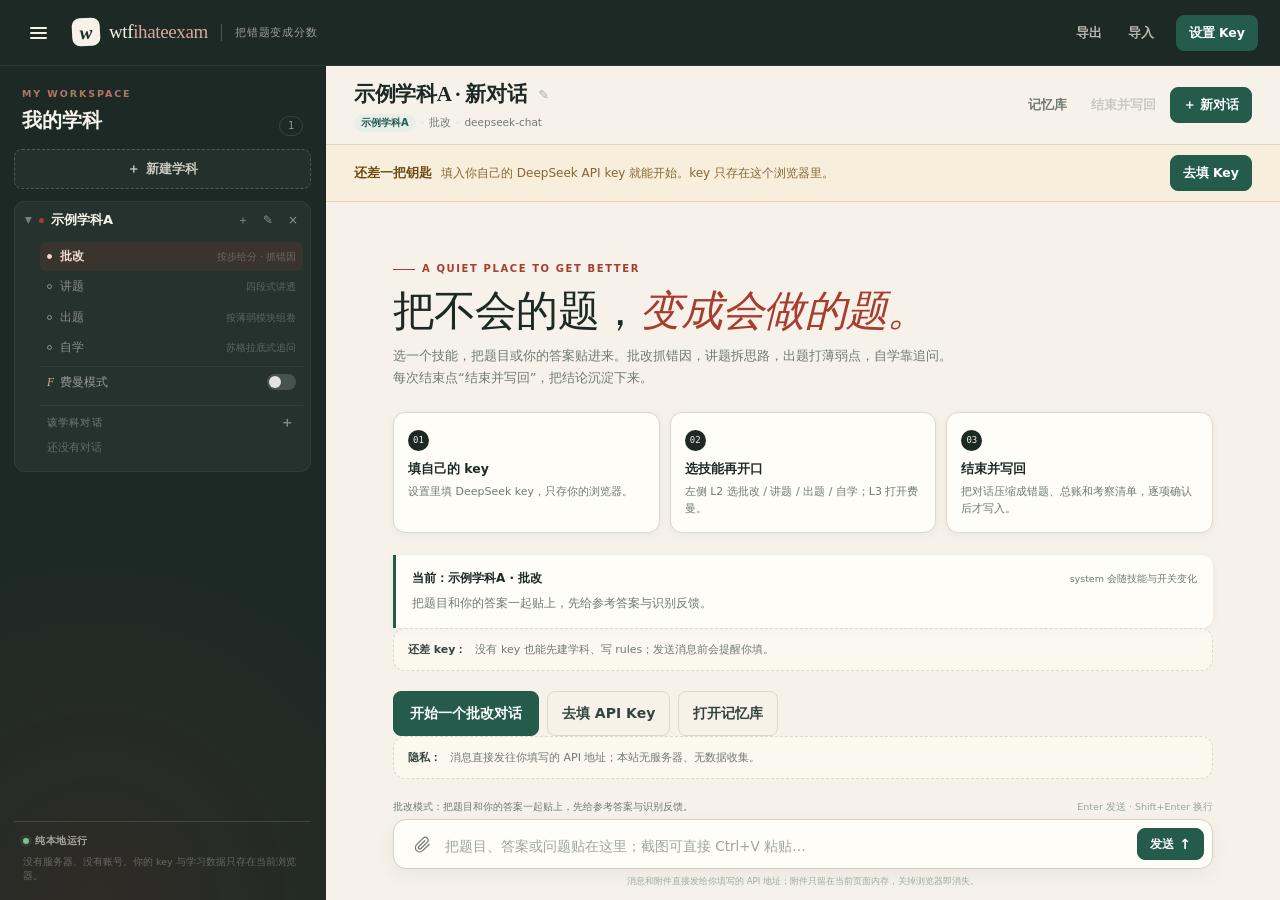
<file: index.html>
<!DOCTYPE html>
<html lang="zh-CN">
<head>
  <meta charset="UTF-8">
  <meta name="viewport" content="width=device-width, initial-scale=1.0">
  <meta name="theme-color" content="#1d2925">
  <meta name="description" content="wtfihateexam 学习工作台：用自己的 DeepSeek key，在一个浏览器里完成批改、讲题、出题、自学与错题复盘。">
  <meta name="robots" content="index,follow">
  <title>wtfihateexam · 学习工作台</title>
  <link rel="icon" href="data:image/svg+xml,%3Csvg xmlns='http://www.w3.org/2000/svg' viewBox='0 0 64 64'%3E%3Crect width='64' height='64' rx='14' fill='%231d2925'/%3E%3Cpath d='M14 20h36M14 32h24M14 44h30' stroke='%23f7f3ea' stroke-width='6' stroke-linecap='round'/%3E%3Ccircle cx='48' cy='46' r='9' fill='%23a63d2f'/%3E%3C/svg%3E">
  <link rel="stylesheet" href="vendor/katex/katex.min.css">
  <link rel="stylesheet" href="style.css">
</head>
<body>
  <div class="app">
    <header class="topbar">
      <button class="icon-btn menu-btn" id="menuBtn" type="button" aria-label="打开学科菜单" aria-expanded="false">
        <span class="menu-lines" aria-hidden="true"></span>
      </button>

      <a class="brand" href="./" aria-label="wtfihateexam 首页">
        <span class="brand-mark" aria-hidden="true">w</span>
        <span class="brand-name">wtf<span>ihateexam</span></span>
        <span class="brand-tag">把错题变成分数</span>
      </a>

      <div class="top-actions">
        <button class="text-btn" id="exportBtn" type="button" title="导出整个工作区为 JSON">导出</button>
        <button class="text-btn" id="importBtn" type="button" title="从 JSON 备份恢复">导入</button>
        <button class="primary-btn small" id="settingsBtn" type="button">设置 Key</button>
      </div>
    </header>

    <div class="shell">
      <aside class="sidebar" id="sidebar" aria-label="学科与技能">
        <div class="sidebar-head">
          <div>
            <span class="eyebrow">MY WORKSPACE</span>
            <strong>我的学科</strong>
          </div>
          <span class="count-pill" id="subjectCount">0</span>
        </div>

        <button class="new-subject-btn" id="newSubjectBtn" type="button">
          <span aria-hidden="true">＋</span> 新建学科
        </button>

        <nav class="subject-tree" id="subjectTree" aria-label="学科三级树"></nav>

        <div class="sidebar-foot">
          <div class="local-badge"><span class="dot"></span> 纯本地运行</div>
          <p>没有服务器、没有账号。你的 key 与学习数据只存在当前浏览器。</p>
        </div>
      </aside>

      <div class="scrim" id="scrim" hidden></div>

      <main class="main">
        <!-- 聊天视图 -->
        <section class="view chat-view" id="chatView" aria-label="对话">
          <header class="chat-header">
            <div class="chat-heading">
              <div class="chat-title-line">
                <h1 id="chatTitle">开始学习</h1>
                <button class="icon-btn tiny" id="renameConvBtn" type="button" title="重命名当前对话" aria-label="重命名当前对话">✎</button>
              </div>
              <div class="chat-meta">
                <span class="subject-badge" id="subjectBadge">未选择学科</span>
                <span class="meta-dot" aria-hidden="true">·</span>
                <span id="skillBadge">批改</span>
                <span class="meta-dot" aria-hidden="true">·</span>
                <span id="modelBadge">deepseek-chat</span>
                <span class="feynman-chip" id="feynmanChip" hidden>费曼模式</span>
              </div>
            </div>
            <div class="chat-actions">
              <button class="text-btn" id="memoryBtn" type="button">记忆库</button>
              <button class="text-btn" id="closeBtn" type="button">结束并写回</button>
              <button class="primary-btn small" id="newChatBtn" type="button">＋ 新对话</button>
            </div>
          </header>

          <div class="no-key-banner" id="noKeyBanner" hidden>
            <div>
              <strong>还差一把钥匙</strong>
              <span>填入你自己的 DeepSeek API key 就能开始。key 只存在这个浏览器里。</span>
            </div>
            <button class="primary-btn small" id="bannerSettingsBtn" type="button">去填 Key</button>
          </div>

          <div class="message-scroller" id="messageScroller">
            <div class="messages" id="messages" aria-live="polite" aria-relevant="additions text"></div>
          </div>

          <footer class="composer-wrap">
            <div class="composer-hint" id="composerHint">
              <span id="composerModeHint">批改模式：贴题目或答题，AI 按步骤批改</span>
              <span class="kbd-hint">Enter 发送 · Shift+Enter 换行</span>
            </div>
            <div class="attachment-strip" id="attachmentStrip" hidden aria-label="待发送附件"></div>
            <div class="composer" id="composerBox">
              <button class="attach-btn" id="attachBtn" type="button" title="添加图片或文档（手写 PDF 会自动转页面图）" aria-label="添加图片或文档">
                <svg width="17" height="17" viewBox="0 0 24 24" fill="none" stroke="currentColor" stroke-width="1.8" stroke-linecap="round" stroke-linejoin="round" aria-hidden="true">
                  <path d="M21.4 11.6 12.3 20.7a6 6 0 0 1-8.5-8.5l9.2-9.2a4 4 0 0 1 5.7 5.7l-9.2 9.2a2 2 0 0 1-2.8-2.8l8.4-8.4"/>
                </svg>
              </button>
              <textarea id="composer" rows="1" placeholder="把题目、答案或问题贴在这里；截图可直接 Ctrl+V 粘贴…" aria-label="输入消息"></textarea>
              <div class="composer-actions">
                <button class="stop-btn" id="stopBtn" type="button" hidden>停止</button>
                <button class="send-btn" id="sendBtn" type="button" title="发送" aria-label="发送">
                  <span>发送</span><span aria-hidden="true">↑</span>
                </button>
              </div>
            </div>
            <p class="composer-privacy">消息和附件直接发给你填写的 API 地址；附件只留在当前页面内存，关掉浏览器即消失。</p>
          </footer>
        </section>

        <!-- 记忆库视图 -->
        <section class="view memory-view" id="memoryView" aria-label="记忆库" hidden>
          <header class="chat-header memory-header">
            <div class="chat-heading">
              <div class="chat-title-line">
                <h1>记忆库</h1>
                <span class="subject-badge" id="memorySubjectBadge">未选择学科</span>
              </div>
              <div class="chat-meta">
                <span>错题、失分总账与考察清单，是对话之外真正留下来的东西。</span>
              </div>
            </div>
            <div class="chat-actions">
              <button class="text-btn" id="backToChatBtn" type="button">← 回到对话</button>
            </div>
          </header>

          <div class="memory-tabs" role="tablist" aria-label="记忆库分类">
            <button class="memory-tab active" data-tab="questions" role="tab" aria-selected="true" type="button">错题本 <span id="questionTabCount">0</span></button>
            <button class="memory-tab" data-tab="ledger" role="tab" aria-selected="false" type="button">失分总账 <span id="ledgerTabCount">0</span></button>
            <button class="memory-tab" data-tab="queue" role="tab" aria-selected="false" type="button">考察清单 <span id="queueTabCount">0</span></button>
          </div>

          <div class="memory-body" id="memoryBody"></div>
        </section>
      </main>
    </div>
  </div>

  <!-- 设置 -->
  <dialog class="modal" id="settingsDialog" aria-labelledby="settingsTitle">
    <form class="modal-card" id="settingsForm" method="dialog">
      <header class="modal-head">
        <div>
          <span class="eyebrow">BRING YOUR OWN KEY</span>
          <h2 id="settingsTitle">连接你的 DeepSeek</h2>
        </div>
        <button class="icon-btn" type="button" data-close-dialog="settingsDialog" aria-label="关闭">×</button>
      </header>
      <div class="modal-body">
        <div class="field">
          <label for="baseUrlInput">API base_url</label>
          <input id="baseUrlInput" type="url" value="https://api.deepseek.com/v1" autocomplete="off" spellcheck="false">
          <p class="field-hint">默认 <code>https://api.deepseek.com/v1</code>。使用中转服务时可改。</p>
        </div>
        <div class="field">
          <label for="modelInput">模型名</label>
          <input id="modelInput" type="text" value="deepseek-chat" autocomplete="off" spellcheck="false">
          <p class="field-hint">默认 <code>deepseek-chat</code>；读图请填 <code>deepseek-flash</code>（v4-pro 只支持文字）。</p>
        </div>
        <div class="field">
          <label for="apiKeyInput">API key</label>
          <div class="secret-input">
            <input id="apiKeyInput" type="password" placeholder="sk-..." autocomplete="off" spellcheck="false">
            <button class="reveal-btn" id="revealKeyBtn" type="button" aria-label="显示或隐藏 key">显示</button>
          </div>
          <p class="field-hint key-hint"><span class="lock" aria-hidden="true">▣</span> 仅存在你的浏览器 localStorage 中，不会上传到本站、不会写进导出文件。</p>
        </div>
        <label class="check-row">
          <input id="debugInput" type="checkbox">
          <span>调试模式：每次发送时在控制台打印完整 system prompt</span>
        </label>

        <div class="connection-row">
          <button class="ghost-btn" id="testConnectionBtn" type="button">测试连接</button>
          <span class="connection-result" id="connectionResult" role="status"></span>
        </div>
      </div>
      <footer class="modal-foot">
        <button class="ghost-btn" type="button" data-close-dialog="settingsDialog">取消</button>
        <button class="primary-btn" type="submit">保存设置</button>
      </footer>
    </form>
  </dialog>

  <!-- 新建 / 编辑学科 -->
  <dialog class="modal" id="subjectDialog" aria-labelledby="subjectDialogTitle">
    <form class="modal-card" id="subjectForm" method="dialog">
      <header class="modal-head">
        <div>
          <span class="eyebrow">SUBJECT</span>
          <h2 id="subjectDialogTitle">新建学科</h2>
        </div>
        <button class="icon-btn" type="button" data-close-dialog="subjectDialog" aria-label="关闭">×</button>
      </header>
      <div class="modal-body">
        <div class="field">
          <label for="subjectNameInput">学科名</label>
          <input id="subjectNameInput" type="text" maxlength="30" placeholder="例如：示例学科A" required autocomplete="off">
        </div>
        <div class="field">
          <label for="subjectRulesInput">本学科 rules <span class="label-note">会被附加到每次 system prompt 末尾</span></label>
          <textarea id="subjectRulesInput" rows="7" placeholder="例如：计算题按步骤给分；选择题只看最终结果；错因分四类：知识空缺 / 计算粗心 / 书写规范 / 程序缺步。"></textarea>
          <p class="field-hint">留空也可以，之后随时点学科右侧的 ✎ 修改。内容只存本地。</p>
        </div>
      </div>
      <footer class="modal-foot">
        <button class="ghost-btn" type="button" data-close-dialog="subjectDialog">取消</button>
        <button class="primary-btn" type="submit">保存学科</button>
      </footer>
    </form>
  </dialog>

  <!-- 重命名对话 -->
  <dialog class="modal slim" id="renameDialog" aria-labelledby="renameDialogTitle">
    <form class="modal-card" id="renameForm" method="dialog">
      <header class="modal-head">
        <h2 id="renameDialogTitle">重命名对话</h2>
        <button class="icon-btn" type="button" data-close-dialog="renameDialog" aria-label="关闭">×</button>
      </header>
      <div class="modal-body">
        <div class="field">
          <label for="renameInput">对话名称</label>
          <input id="renameInput" type="text" maxlength="60" required autocomplete="off">
        </div>
      </div>
      <footer class="modal-foot">
        <button class="ghost-btn" type="button" data-close-dialog="renameDialog">取消</button>
        <button class="primary-btn" type="submit">保存</button>
      </footer>
    </form>
  </dialog>

  <!-- PDF 页数超过单条消息上限时，选择要渲染的页码范围 -->
  <dialog class="modal slim" id="pdfRangeDialog" aria-labelledby="pdfRangeTitle">
    <form class="modal-card" id="pdfRangeForm" method="dialog">
      <header class="modal-head">
        <h2 id="pdfRangeTitle">选择 PDF 页码范围</h2>
        <button class="icon-btn" type="button" data-close-dialog="pdfRangeDialog" aria-label="关闭">×</button>
      </header>
      <div class="modal-body">
        <p class="field-hint" id="pdfRangeHint"></p>
        <div class="field">
          <label for="pdfRangeInput">页码范围</label>
          <input id="pdfRangeInput" type="text" inputmode="numeric" placeholder="例如 1-12" autocomplete="off" required>
          <p class="field-hint">单条消息最多渲染 12 页；剩余页可以分次上传。页码范围格式如 1-12 或 3。</p>
        </div>
      </div>
      <footer class="modal-foot">
        <button class="ghost-btn" type="button" data-close-dialog="pdfRangeDialog">取消</button>
        <button class="primary-btn" type="submit">渲染这些页</button>
      </footer>
    </form>
  </dialog>

  <!-- 手动添加 / 编辑错题 -->
  <dialog class="modal" id="questionDialog" aria-labelledby="questionDialogTitle">
    <form class="modal-card" id="questionForm" method="dialog">
      <header class="modal-head">
        <div>
          <span class="eyebrow">WRONG QUESTION</span>
          <h2 id="questionDialogTitle">添加错题</h2>
        </div>
        <button class="icon-btn" type="button" data-close-dialog="questionDialog" aria-label="关闭">×</button>
      </header>
      <div class="modal-body">
        <div class="form-grid">
          <div class="field">
            <label for="questionNumberInput">题号</label>
            <input id="questionNumberInput" type="text" maxlength="80" placeholder="例如：练习卷 3-2" required autocomplete="off">
          </div>
          <div class="field">
            <label for="questionStatusInput">状态</label>
            <select id="questionStatusInput">
              <option>待复习</option>
              <option>复习中</option>
              <option>已掌握</option>
            </select>
          </div>
        </div>
        <div class="field">
          <label for="questionReasonInput">错因</label>
          <textarea id="questionReasonInput" rows="3" maxlength="500" placeholder="知识空缺 / 计算粗心 / 书写规范 / 程序缺步，具体错在哪"></textarea>
        </div>
        <div class="field">
          <label for="questionStrategyInput">对策</label>
          <textarea id="questionStrategyInput" rows="3" maxlength="500" placeholder="下次遇到同类题，具体怎么做"></textarea>
        </div>
      </div>
      <footer class="modal-foot">
        <button class="ghost-btn" type="button" data-close-dialog="questionDialog">取消</button>
        <button class="primary-btn" type="submit">保存错题</button>
      </footer>
    </form>
  </dialog>

  <!-- 手动添加 / 编辑总账行 -->
  <dialog class="modal" id="ledgerDialog" aria-labelledby="ledgerDialogTitle">
    <form class="modal-card" id="ledgerForm" method="dialog">
      <header class="modal-head">
        <div>
          <span class="eyebrow">LEDGER</span>
          <h2 id="ledgerDialogTitle">添加总账模块</h2>
        </div>
        <button class="icon-btn" type="button" data-close-dialog="ledgerDialog" aria-label="关闭">×</button>
      </header>
      <div class="modal-body">
        <div class="field">
          <label for="ledgerModuleInput">模块</label>
          <input id="ledgerModuleInput" type="text" maxlength="60" placeholder="例如：模块A" required autocomplete="off">
        </div>
        <div class="form-grid">
          <div class="field">
            <label for="ledgerLostInput">失分</label>
            <input id="ledgerLostInput" type="number" min="0" step="0.5" value="0" required>
          </div>
          <div class="field">
            <label for="ledgerTotalInput">满分</label>
            <input id="ledgerTotalInput" type="number" min="0" step="0.5" value="0" required>
          </div>
        </div>
        <div class="field">
          <label for="ledgerNoteInput">备注</label>
          <input id="ledgerNoteInput" type="text" maxlength="200" placeholder="可选：主要丢分点">
        </div>
      </div>
      <footer class="modal-foot">
        <button class="ghost-btn" type="button" data-close-dialog="ledgerDialog">取消</button>
        <button class="primary-btn" type="submit">保存</button>
      </footer>
    </form>
  </dialog>

  <!-- 通用确认框 -->
  <dialog class="modal slim" id="confirmDialog" aria-labelledby="confirmTitle">
    <div class="modal-card">
      <header class="modal-head">
        <h2 id="confirmTitle">确认操作</h2>
      </header>
      <div class="modal-body">
        <p class="confirm-text" id="confirmText"></p>
      </div>
      <footer class="modal-foot">
        <button class="ghost-btn" id="confirmCancelBtn" type="button">取消</button>
        <button class="danger-btn" id="confirmOkBtn" type="button">确认</button>
      </footer>
    </div>
  </dialog>

  <!-- 关账确认 -->
  <dialog class="modal wide" id="reviewDialog" aria-labelledby="reviewTitle">
    <div class="modal-card">
      <header class="modal-head">
        <div>
          <span class="eyebrow">CLOSE THE LOOP</span>
          <h2 id="reviewTitle">把这次对话写回记忆</h2>
        </div>
        <button class="icon-btn" type="button" data-close-dialog="reviewDialog" aria-label="关闭">×</button>
      </header>
      <div class="modal-body">
        <p class="review-lead">AI 把这次对话压缩成了下面这些提案。只勾选你认可的条目，确认后才会写入错题本、失分总账与考察清单。</p>
        <div id="reviewContent" class="review-content"></div>
        <p class="review-warning" id="reviewWarning" hidden>没有可写回的条目。你仍然可以只保存这次对话。</p>
      </div>
      <footer class="modal-foot">
        <button class="ghost-btn" id="reviewCancelBtn" type="button">取消，仅保存对话</button>
        <button class="primary-btn" id="reviewConfirmBtn" type="button">确认写入</button>
      </footer>
    </div>
  </dialog>

  <!-- 收录 AI 输出中的结构化错题 -->
  <dialog class="modal slim" id="captureDialog" aria-labelledby="captureTitle">
    <div class="modal-card">
      <header class="modal-head">
        <div>
          <span class="eyebrow">CAPTURE</span>
          <h2 id="captureTitle">收录这道错题？</h2>
        </div>
        <button class="icon-btn" type="button" data-close-dialog="captureDialog" aria-label="关闭">×</button>
      </header>
      <div class="modal-body" id="captureBody"></div>
      <footer class="modal-foot">
        <button class="ghost-btn" type="button" data-close-dialog="captureDialog">不用了</button>
        <button class="primary-btn" id="captureConfirmBtn" type="button">写入错题本</button>
      </footer>
    </div>
  </dialog>

  <input type="file" id="importFile" accept="application/json,.json" hidden>
  <input type="file" id="attachmentInput" accept=".png,.jpg,.jpeg,.webp,.txt,.md,.markdown,.csv,.json,.html,.htm,.xml,.doc,.docx,.ppt,.pptx,.pdf,image/png,image/jpeg,image/webp,text/plain,text/markdown,text/csv,application/json,text/html,text/xml,application/msword,application/vnd.openxmlformats-officedocument.wordprocessingml.document,application/vnd.ms-powerpoint,application/vnd.openxmlformats-officedocument.presentationml.presentation,application/pdf" multiple hidden>

  <div class="toasts" id="toasts" aria-live="polite" aria-atomic="false"></div>

  <!-- mammoth 只用于把 docx 转成纯文本；本地 vendored，无构建、无网络请求。 -->
  <script src="vendor/mammoth.browser.min.js"></script>
  <!-- KaTeX 只负责把模型输出的 LaTeX 排成公式；本地 vendored，无网络请求。 -->
  <script src="vendor/katex/katex.min.js"></script>
  <!-- PDF.js 在浏览器内提取文字或渲染页面图；本地 vendored，文件不离开本页。 -->
  <script src="vendor/pdfjs/pdf.min.js"></script>
  <script src="app.js"></script>
</body>
</html>
</file>
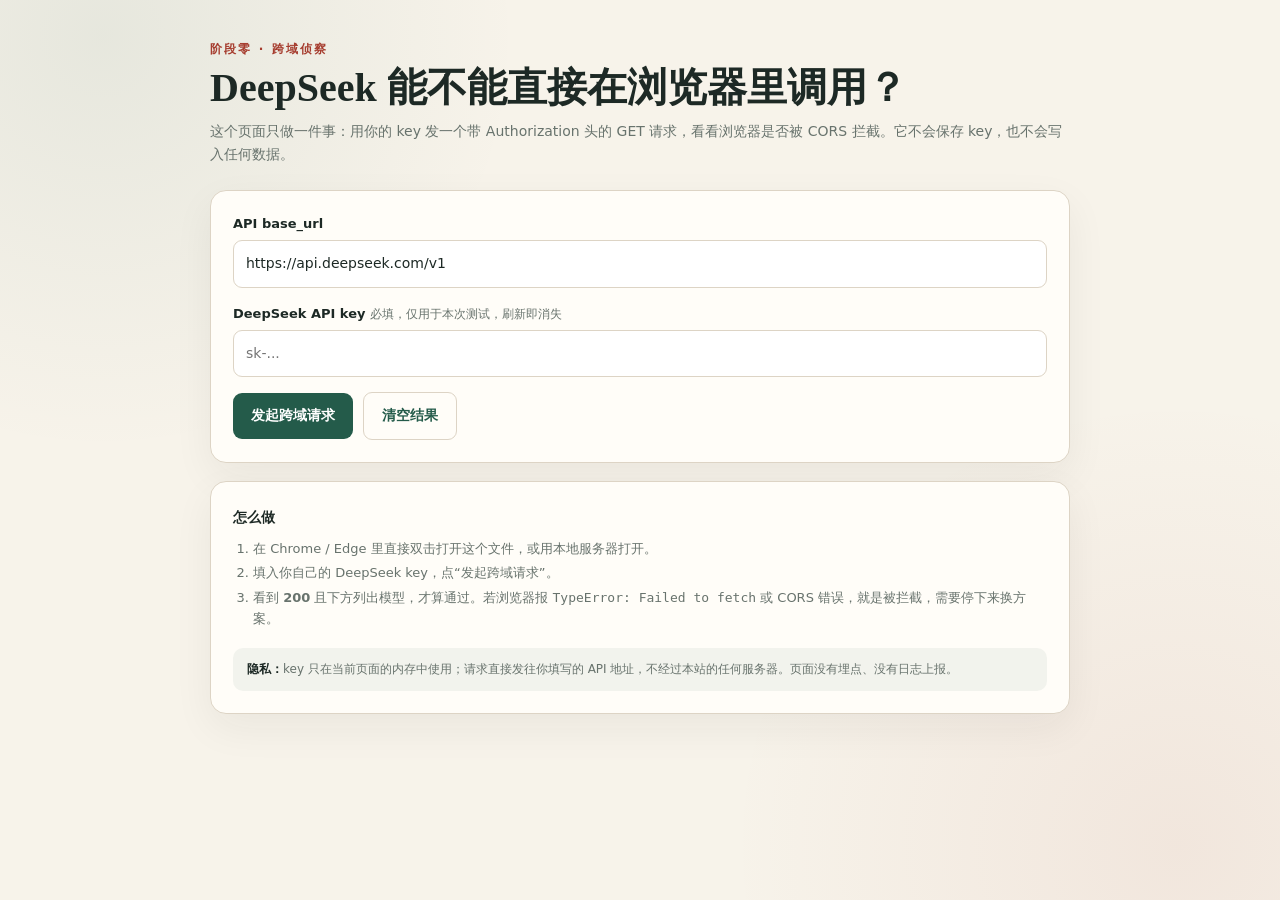
<file: docs/test-cors.html>
<!DOCTYPE html>
<html lang="zh-CN">
<head>
  <meta charset="UTF-8">
  <meta name="viewport" content="width=device-width, initial-scale=1.0">
  <meta name="robots" content="noindex">
  <title>DeepSeek 跨域侦察 · wtfihateexam</title>
  <style>
    :root {
      --paper: #f7f3ea;
      --card: #fffdf8;
      --ink: #1d2925;
      --muted: #68736d;
      --line: #ddd4c5;
      --green: #245b4a;
      --red: #a63d2f;
      --amber: #9a6a1f;
      --mono: "Cascadia Code", Consolas, "SFMono-Regular", monospace;
      --sans: "Microsoft YaHei UI", "PingFang SC", "Noto Sans SC", system-ui, sans-serif;
    }
    * { box-sizing: border-box; }
    body {
      margin: 0;
      min-height: 100vh;
      color: var(--ink);
      background:
        radial-gradient(circle at 8% 4%, rgba(36, 91, 74, .08), transparent 26rem),
        radial-gradient(circle at 92% 94%, rgba(166, 61, 47, .07), transparent 28rem),
        var(--paper);
      font-family: var(--sans);
      line-height: 1.65;
    }
    .wrap { width: min(860px, calc(100% - 32px)); margin: 0 auto; padding: 40px 0 64px; }
    .eyebrow { color: var(--red); font-size: 12px; letter-spacing: .18em; font-weight: 700; }
    h1 { margin: 4px 0 8px; font-family: Georgia, "Songti SC", serif; font-size: clamp(26px, 5vw, 40px); line-height: 1.2; }
    .sub { margin: 0 0 24px; color: var(--muted); font-size: 14px; }
    .card {
      background: var(--card);
      border: 1px solid var(--line);
      border-radius: 16px;
      box-shadow: 0 14px 40px rgba(29, 41, 37, .06);
      padding: 22px;
      margin-bottom: 18px;
    }
    label { display: block; font-size: 13px; font-weight: 700; margin: 0 0 6px; }
    .hint { color: var(--muted); font-size: 12px; font-weight: 400; }
    input {
      width: 100%;
      border: 1px solid var(--line);
      border-radius: 9px;
      padding: 11px 12px;
      color: var(--ink);
      background: #fff;
      font: inherit;
      font-size: 14px;
      outline: none;
    }
    input:focus { border-color: var(--green); box-shadow: 0 0 0 3px rgba(36, 91, 74, .12); }
    .field { margin-bottom: 15px; }
    .row { display: flex; gap: 10px; flex-wrap: wrap; align-items: center; }
    button {
      appearance: none;
      border: 0;
      border-radius: 9px;
      padding: 11px 18px;
      color: #fff;
      background: var(--green);
      font: inherit;
      font-size: 14px;
      font-weight: 700;
      cursor: pointer;
    }
    button:hover { background: #1a493b; }
    button:disabled { opacity: .55; cursor: wait; }
    button.ghost { color: var(--green); background: transparent; border: 1px solid var(--line); }
    .status { display: none; margin-top: 18px; }
    .status.show { display: block; }
    .status-grid { display: grid; grid-template-columns: repeat(3, minmax(0, 1fr)); gap: 10px; margin-bottom: 14px; }
    .metric { padding: 11px 12px; border: 1px solid var(--line); border-radius: 10px; background: #fff; }
    .metric b { display: block; font-family: var(--mono); font-size: 17px; }
    .metric span { color: var(--muted); font-size: 11px; }
    .ok { color: var(--green); }
    .bad { color: var(--red); }
    .warn { color: var(--amber); }
    .verdict { border-left: 3px solid currentColor; padding: 10px 13px; background: #fbf8f1; font-size: 13px; }
    h2 { margin: 20px 0 8px; font-size: 13px; letter-spacing: .08em; text-transform: uppercase; }
    pre {
      margin: 0;
      padding: 13px;
      overflow: auto;
      max-height: 330px;
      border-radius: 9px;
      color: #e8f0e9;
      background: #1d2925;
      font-family: var(--mono);
      font-size: 12px;
      line-height: 1.6;
    }
    .models { margin: 0; padding: 0; list-style: none; display: flex; flex-wrap: wrap; gap: 7px; }
    .models li { padding: 5px 10px; border-radius: 99px; background: #e9efe9; color: var(--green); font-family: var(--mono); font-size: 12px; }
    .privacy { margin-top: 18px; padding: 12px 14px; border-radius: 10px; background: rgba(36, 91, 74, .06); color: var(--muted); font-size: 12px; }
    .privacy strong { color: var(--ink); }
    .step-list { margin: 8px 0 0; padding-left: 20px; color: var(--muted); font-size: 13px; }
    .step-list li { margin: 3px 0; }
    @media (max-width: 620px) {
      .status-grid { grid-template-columns: 1fr; }
      .wrap { padding-top: 24px; }
    }
  </style>
</head>
<body>
  <main class="wrap">
    <div class="eyebrow">阶段零 · 跨域侦察</div>
    <h1>DeepSeek 能不能直接在浏览器里调用？</h1>
    <p class="sub">这个页面只做一件事：用你的 key 发一个带 Authorization 头的 GET 请求，看看浏览器是否被 CORS 拦截。它不会保存 key，也不会写入任何数据。</p>

    <section class="card">
      <div class="field">
        <label for="baseUrl">API base_url</label>
        <input id="baseUrl" type="url" value="https://api.deepseek.com/v1" autocomplete="off" spellcheck="false">
      </div>
      <div class="field">
        <label for="apiKey">DeepSeek API key <span class="hint">必填，仅用于本次测试，刷新即消失</span></label>
        <input id="apiKey" type="password" placeholder="sk-..." autocomplete="off" spellcheck="false">
      </div>
      <div class="row">
        <button id="runBtn" type="button">发起跨域请求</button>
        <button id="clearBtn" class="ghost" type="button">清空结果</button>
      </div>

      <div id="status" class="status" aria-live="polite">
        <div id="verdict" class="verdict"></div>
        <div class="status-grid" style="margin-top: 14px;">
          <div class="metric"><b id="statusCode">—</b><span>HTTP 状态码</span></div>
          <div class="metric"><b id="elapsed">—</b><span>耗时</span></div>
          <div class="metric"><b id="modelCount">—</b><span>模型数量</span></div>
        </div>

        <h2>响应头（节选）</h2>
        <pre id="headers">—</pre>

        <h2>模型列表</h2>
        <ul id="models" class="models"></ul>

        <h2>原始响应</h2>
        <pre id="body">—</pre>
      </div>
    </section>

    <section class="card">
      <strong style="font-size: 14px;">怎么做</strong>
      <ol class="step-list">
        <li>在 Chrome / Edge 里直接双击打开这个文件，或用本地服务器打开。</li>
        <li>填入你自己的 DeepSeek key，点“发起跨域请求”。</li>
        <li>看到 <b>200</b> 且下方列出模型，才算通过。若浏览器报 <code>TypeError: Failed to fetch</code> 或 CORS 错误，就是被拦截，需要停下来换方案。</li>
      </ol>
      <div class="privacy"><strong>隐私：</strong>key 只在当前页面的内存中使用；请求直接发往你填写的 API 地址，不经过本站的任何服务器。页面没有埋点、没有日志上报。</div>
    </section>
  </main>

  <script>
    // 页面级状态：key 只保存在内存变量里，绝不写入 localStorage / IndexedDB。
    var running = false;

    var els = {
      baseUrl: document.getElementById('baseUrl'),
      apiKey: document.getElementById('apiKey'),
      runBtn: document.getElementById('runBtn'),
      clearBtn: document.getElementById('clearBtn'),
      status: document.getElementById('status'),
      verdict: document.getElementById('verdict'),
      statusCode: document.getElementById('statusCode'),
      elapsed: document.getElementById('elapsed'),
      modelCount: document.getElementById('modelCount'),
      headers: document.getElementById('headers'),
      models: document.getElementById('models'),
      body: document.getElementById('body')
    };

    // 去掉末尾斜杠，避免拼出双斜杠。
    function normalizeBase(value) {
      return String(value || '').trim().replace(/\/+$/, '');
    }

    // 只展示与跨域、内容类型相关的响应头，避免把无关日志刷满屏。
    function pickHeaders(response) {
      var wanted = [
        'access-control-allow-origin',
        'access-control-allow-methods',
        'access-control-allow-headers',
        'access-control-allow-credentials',
        'content-type',
        'x-ds-trace-id',
        'server',
        'date'
      ];
      var lines = [];
      wanted.forEach(function (name) {
        var value = response.headers.get(name);
        if (value) lines.push(name + ': ' + value);
      });
      return lines.length ? lines.join('\n') : '（浏览器没有暴露任何响应头；这通常意味着请求没有真正到达服务器，或被 CORS 拦截）';
    }

    function showVerdict(kind, text) {
      els.verdict.className = 'verdict ' + kind;
      els.verdict.textContent = text;
    }

    function resetOutput() {
      els.status.classList.remove('show');
      els.statusCode.textContent = '—';
      els.elapsed.textContent = '—';
      els.modelCount.textContent = '—';
      els.headers.textContent = '—';
      els.body.textContent = '—';
      els.models.textContent = '';
      els.verdict.textContent = '';
      els.verdict.className = 'verdict';
    }

    // 发起 GET /models：这是最小化、无副作用的鉴权 + CORS 验证请求。
    async function runTest() {
      if (running) return;
      var base = normalizeBase(els.baseUrl.value);
      var key = els.apiKey.value.trim();

      if (!base) {
        showVerdict('bad', '请先填写 API base_url。');
        els.status.classList.add('show');
        return;
      }
      if (!key) {
        showVerdict('bad', '请先填写 API key。没有 key 只能验证请求是否被 CORS 拦截，无法拿到 200 和模型列表。');
        els.status.classList.add('show');
        return;
      }

      running = true;
      resetOutput();
      els.status.classList.add('show');
      els.runBtn.disabled = true;
      els.runBtn.textContent = '请求中…';
      showVerdict('warn', '正在从浏览器直接请求 ' + base + '/models …');

      var started = performance.now();
      try {
        var response = await fetch(base + '/models', {
          method: 'GET',
          headers: {
            'Authorization': 'Bearer ' + key,
            'Accept': 'application/json'
          }
        });
        var elapsed = Math.round(performance.now() - started);
        var text = await response.text();
        var data = null;
        try { data = JSON.parse(text); } catch (ignore) {}

        els.statusCode.textContent = String(response.status);
        els.statusCode.className = response.ok ? 'ok' : 'bad';
        els.elapsed.textContent = elapsed + ' ms';
        els.headers.textContent = pickHeaders(response);
        els.body.textContent = text || '(空响应)';

        if (response.ok) {
          var list = Array.isArray(data && data.data) ? data.data : [];
          els.modelCount.textContent = String(list.length);
          els.modelCount.className = 'ok';
          els.models.textContent = '';
          list.forEach(function (item) {
            var li = document.createElement('li');
            li.textContent = item.id || '(未命名模型)';
            els.models.appendChild(li);
          });
          if (!list.length) {
            var none = document.createElement('li');
            none.textContent = '接口返回 200，但没有解析到 data[] 模型列表';
            els.models.appendChild(none);
          }
          showVerdict('ok', '通过：浏览器成功拿到 ' + response.status + ' 和 ' + list.length + ' 个模型，CORS 没有拦截这次带 Authorization 的请求。');
        } else {
          els.modelCount.textContent = '—';
          // 401/403 依然能证明 CORS 通过：浏览器允许 JS 读到响应，只是 key 或权限有问题。
          if (response.status === 401 || response.status === 403) {
            showVerdict('warn', '跨域本身通过（浏览器读到了 ' + response.status + ' 响应和响应头），但这把 key 未通过鉴权。请检查 key 是否复制完整、是否属于这个 API 地址。');
          } else {
            showVerdict('bad', '请求到达了服务器并返回 ' + response.status + '，跨域没有被拦截；但接口调用失败。看下方原始响应。');
          }
        }
      } catch (error) {
        var elapsedFail = Math.round(performance.now() - started);
        els.elapsed.textContent = elapsedFail + ' ms';
        els.statusCode.textContent = '—';
        els.headers.textContent = '（没有拿到响应头）';
        els.body.textContent = String(error && (error.stack || error.message) || error);
        showVerdict('bad', '失败：浏览器没有把响应交给页面。常见原因：CORS 被拦截、网络不可达、地址写错、证书错误，或浏览器插件拦截。请按 F12 看 Console 的具体报错。');
        console.error('[test-cors]', error);
      } finally {
        running = false;
        els.runBtn.disabled = false;
        els.runBtn.textContent = '发起跨域请求';
        // 用完即弃：不让 key 留在页面 DOM 的 value 里继续存在。
        els.apiKey.value = '';
      }
    }

    els.runBtn.addEventListener('click', runTest);
    // 回车即可测试，减少无 CS 基础用户的操作步骤。
    els.apiKey.addEventListener('keydown', function (event) {
      if (event.key === 'Enter') runTest();
    });
    els.clearBtn.addEventListener('click', function () {
      els.apiKey.value = '';
      resetOutput();
      els.apiKey.focus();
    });
  </script>
</body>
</html>
</file>
<file: style.css>
/* ==========================================================================
   wtfihateexam · 学习工作台
   原生 CSS，无构建、无依赖。颜色、圆角、间距都集中在 :root，方便用记事本改。
   ========================================================================== */

:root {
  --paper: #f6f2e9;
  --paper-deep: #eee8dc;
  --card: #fffdf8;
  --ink: #1d2925;
  --ink-soft: #35443e;
  --muted: #6f7a73;
  --muted-light: #98a29c;
  --line: #ded6c8;
  --line-soft: #ebe5da;
  --green: #245b4a;
  --green-dark: #174235;
  --green-wash: #e8efe9;
  --red: #a63d2f;
  --red-wash: #f6e7e3;
  --amber: #9a6a1f;
  --amber-wash: #f7eedb;
  --blue: #3e5f7a;
  --white: #ffffff;
  --sidebar: #1d2925;
  --sidebar-soft: #2a3832;
  --sidebar-line: rgba(246, 242, 233, .13);
  --shadow-sm: 0 2px 8px rgba(29, 41, 37, .05);
  --shadow-md: 0 16px 44px rgba(29, 41, 37, .10);
  --shadow-lg: 0 30px 80px rgba(29, 41, 37, .20);
  --radius-sm: 8px;
  --radius-md: 12px;
  --radius-lg: 18px;
  --sans: "Microsoft YaHei UI", "Microsoft YaHei", "PingFang SC", "Noto Sans SC", "Source Han Sans SC", system-ui, sans-serif;
  --serif: Georgia, "Songti SC", "STSong", "Noto Serif SC", serif;
  --mono: "Cascadia Code", "Cascadia Mono", Consolas, "SFMono-Regular", monospace;
}

* { box-sizing: border-box; }
html, body { height: 100%; }
body {
  margin: 0;
  overflow: hidden;
  color: var(--ink);
  background: var(--paper);
  font-family: var(--sans);
  font-size: 14px;
  line-height: 1.6;
  -webkit-font-smoothing: antialiased;
}
button, input, select, textarea { font: inherit; color: inherit; }
button { cursor: pointer; }
button:disabled { cursor: not-allowed; opacity: .55; }
a { color: var(--green); }
[hidden] { display: none !important; }
::selection { background: rgba(166, 61, 47, .18); }

:focus-visible {
  outline: 3px solid rgba(36, 91, 74, .28);
  outline-offset: 2px;
}

/* ---------- 顶栏 ---------- */
.app { display: flex; flex-direction: column; height: 100dvh; }

.topbar {
  position: relative;
  z-index: 30;
  display: flex;
  align-items: center;
  gap: 18px;
  min-height: 66px;
  padding: 0 22px;
  background: var(--sidebar);
  color: var(--paper);
  border-bottom: 1px solid rgba(255, 255, 255, .06);
}
.brand {
  display: flex;
  align-items: center;
  gap: 9px;
  min-width: 0;
  color: inherit;
  text-decoration: none;
}
.brand-mark {
  display: grid;
  width: 28px;
  height: 28px;
  place-items: center;
  border-radius: 8px;
  color: var(--sidebar);
  background: var(--paper);
  font-family: var(--serif);
  font-size: 19px;
  font-weight: 700;
  font-style: italic;
  transform: rotate(-3deg);
}
.brand-name {
  font-family: var(--serif);
  font-size: 19px;
  letter-spacing: -.02em;
  white-space: nowrap;
}
.brand-name span { color: #d8a89b; }
.brand-tag {
  margin-left: 4px;
  padding-left: 13px;
  border-left: 1px solid rgba(246, 242, 233, .22);
  color: rgba(246, 242, 233, .58);
  font-size: 11px;
  letter-spacing: .08em;
  white-space: nowrap;
}
.top-actions { display: flex; align-items: center; gap: 6px; margin-left: auto; }
.top-actions .text-btn { color: rgba(246, 242, 233, .72); }
.top-actions .text-btn:hover { color: var(--paper); background: rgba(255, 255, 255, .08); }
.top-actions .primary-btn { margin-left: 6px; }

.menu-btn { display: none; }
.menu-lines,
.menu-lines::before,
.menu-lines::after {
  display: block;
  width: 17px;
  height: 2px;
  border-radius: 2px;
  background: currentColor;
}
.menu-lines { position: relative; }
.menu-lines::before, .menu-lines::after { content: ""; position: absolute; left: 0; }
.menu-lines::before { top: -5px; }
.menu-lines::after { top: 5px; }

/* ---------- 通用按钮 ---------- */
.primary-btn,
.ghost-btn,
.danger-btn,
.text-btn,
.icon-btn,
.new-subject-btn,
.send-btn,
.stop-btn,
.reveal-btn {
  border: 1px solid transparent;
  border-radius: var(--radius-sm);
  transition: background .15s ease, border-color .15s ease, color .15s ease, transform .15s ease;
}
.primary-btn {
  padding: 10px 16px;
  color: #fff;
  background: var(--green);
  border-color: var(--green);
  font-weight: 700;
}
.primary-btn:hover { background: var(--green-dark); border-color: var(--green-dark); }
.primary-btn.small { padding: 7px 12px; font-size: 12.5px; }
.ghost-btn {
  padding: 9px 14px;
  color: var(--ink-soft);
  background: transparent;
  border-color: var(--line);
  font-weight: 600;
}
.ghost-btn:hover { background: var(--paper); border-color: #cfc4b2; }
.danger-btn {
  padding: 9px 14px;
  color: #fff;
  background: var(--red);
  border-color: var(--red);
  font-weight: 700;
}
.danger-btn:hover { background: #8c2f23; }
.text-btn {
  padding: 6px 9px;
  color: var(--muted);
  background: transparent;
  border-radius: 7px;
  font-size: 12.5px;
  font-weight: 600;
}
.text-btn:hover { color: var(--ink); background: var(--paper-deep); }
.icon-btn {
  display: inline-grid;
  width: 32px;
  height: 32px;
  padding: 0;
  place-items: center;
  color: var(--muted);
  background: transparent;
  border-radius: 8px;
  font-size: 18px;
  line-height: 1;
}
.icon-btn:hover { color: var(--ink); background: rgba(29, 41, 37, .07); }
.icon-btn.tiny { width: 25px; height: 25px; font-size: 13px; opacity: .55; }
.chat-title-line:hover .icon-btn.tiny { opacity: 1; }
.topbar .icon-btn { color: var(--paper); }

/* ---------- 主体骨架 ---------- */
.shell {
  display: flex;
  flex: 1;
  min-height: 0;
}

/* ---------- 侧栏 ---------- */
.sidebar {
  display: flex;
  flex-direction: column;
  width: 326px;
  flex: 0 0 326px;
  min-height: 0;
  padding: 18px 14px 14px;
  color: var(--paper);
  background:
    radial-gradient(circle at 30% 100%, rgba(166, 61, 47, .13), transparent 22rem),
    var(--sidebar);
  border-right: 1px solid rgba(0, 0, 0, .12);
}
.sidebar-head {
  display: flex;
  align-items: flex-end;
  justify-content: space-between;
  padding: 2px 8px 13px;
}
.eyebrow {
  display: block;
  color: #b27666;
  font-size: 9.5px;
  font-weight: 800;
  letter-spacing: .2em;
}
.sidebar-head strong { display: block; margin-top: 3px; font-family: var(--serif); font-size: 20px; font-weight: 600; }
.count-pill {
  min-width: 24px;
  padding: 1px 7px;
  border: 1px solid var(--sidebar-line);
  border-radius: 99px;
  color: rgba(246, 242, 233, .55);
  font-family: var(--mono);
  font-size: 10px;
  text-align: center;
}
.new-subject-btn {
  display: flex;
  align-items: center;
  justify-content: center;
  gap: 6px;
  width: 100%;
  padding: 9px 12px;
  margin-bottom: 10px;
  color: rgba(246, 242, 233, .8);
  background: rgba(255, 255, 255, .035);
  border: 1px dashed rgba(246, 242, 233, .21);
  font-size: 12.5px;
  font-weight: 600;
}
.new-subject-btn:hover {
  color: var(--paper);
  background: rgba(255, 255, 255, .07);
  border-color: rgba(246, 242, 233, .4);
}
.subject-tree {
  flex: 1;
  min-height: 0;
  padding: 2px 0 12px;
  overflow-y: auto;
  scrollbar-width: thin;
  scrollbar-color: rgba(255, 255, 255, .16) transparent;
}
.subject-tree::-webkit-scrollbar { width: 5px; }
.subject-tree::-webkit-scrollbar-thumb { background: rgba(255, 255, 255, .16); border-radius: 9px; }

.sidebar-empty {
  margin: 14px 8px;
  padding: 16px;
  border: 1px dashed var(--sidebar-line);
  border-radius: var(--radius-md);
  color: rgba(246, 242, 233, .48);
  font-size: 12px;
  text-align: center;
}

.subject-block {
  margin-bottom: 5px;
  border: 1px solid transparent;
  border-radius: 11px;
  background: transparent;
}
.subject-block.is-current {
  background: rgba(255, 255, 255, .045);
  border-color: rgba(255, 255, 255, .055);
}
.subject-row {
  display: flex;
  align-items: center;
  min-height: 37px;
  padding: 3px 5px 3px 3px;
  border-radius: 9px;
}
.subject-row:hover { background: rgba(255, 255, 255, .05); }
.subject-caret {
  width: 21px;
  height: 27px;
  padding: 0;
  flex: 0 0 21px;
  color: rgba(246, 242, 233, .4);
  background: transparent;
  border: 0;
  font-size: 9px;
  transition: transform .15s ease;
}
.subject-block.expanded .subject-caret { transform: rotate(90deg); }
.subject-main {
  display: flex;
  align-items: center;
  gap: 7px;
  flex: 1;
  min-width: 0;
  padding: 0;
  color: rgba(246, 242, 233, .74);
  background: transparent;
  border: 0;
  text-align: left;
}
.subject-main:hover { color: var(--paper); }
.subject-block.is-current .subject-main { color: var(--paper); font-weight: 700; }
.subject-name {
  overflow: hidden;
  text-overflow: ellipsis;
  white-space: nowrap;
  font-size: 13px;
}
.subject-dot {
  width: 5px;
  height: 5px;
  flex: 0 0 5px;
  border-radius: 50%;
  background: var(--red);
  opacity: 0;
}
.subject-block.is-current .subject-dot { opacity: 1; }
.subject-actions { display: flex; gap: 1px; opacity: 0; transition: opacity .12s ease; }
.subject-row:hover .subject-actions,
.subject-block.is-current .subject-actions { opacity: 1; }
.subject-actions button {
  display: grid;
  width: 24px;
  height: 24px;
  padding: 0;
  place-items: center;
  color: rgba(246, 242, 233, .5);
  background: transparent;
  border: 0;
  border-radius: 6px;
  font-size: 12px;
}
.subject-actions button:hover { color: var(--paper); background: rgba(255, 255, 255, .1); }
.subject-actions button.danger:hover { color: #f0b4a8; }

.subject-body {
  padding: 3px 7px 9px 25px;
  animation: reveal .16s ease both;
}
.skill-list { display: grid; gap: 1px; }
.skill-item {
  display: flex;
  align-items: center;
  gap: 8px;
  width: 100%;
  padding: 5px 7px;
  color: rgba(246, 242, 233, .48);
  background: transparent;
  border: 0;
  border-radius: 6px;
  font-size: 12px;
  text-align: left;
}
.skill-item:hover { color: rgba(246, 242, 233, .82); background: rgba(255, 255, 255, .04); }
.skill-item.active { color: #f2d9ce; background: rgba(166, 61, 47, .15); font-weight: 700; }
.skill-marker {
  width: 5px;
  height: 5px;
  flex: 0 0 5px;
  border: 1px solid currentColor;
  border-radius: 50%;
}
.skill-item.active .skill-marker { background: currentColor; }
.skill-desc { margin-left: auto; color: rgba(246, 242, 233, .27); font-size: 9.5px; font-weight: 400; }

.feynman-row {
  display: flex;
  align-items: center;
  gap: 8px;
  margin-top: 4px;
  padding: 6px 7px;
  border-top: 1px solid rgba(255, 255, 255, .06);
  color: rgba(246, 242, 233, .55);
  font-size: 11.5px;
}
.feynman-label { display: flex; flex: 1; align-items: center; gap: 6px; }
.feynman-icon { color: #d8a89b; font-family: var(--serif); font-style: italic; }
.switch {
  position: relative;
  width: 29px;
  height: 16px;
  flex: 0 0 29px;
  padding: 0;
  background: rgba(255, 255, 255, .16);
  border: 0;
  border-radius: 99px;
  transition: background .16s ease;
}
.switch::after {
  content: "";
  position: absolute;
  top: 2px;
  left: 2px;
  width: 12px;
  height: 12px;
  border-radius: 50%;
  background: rgba(255, 255, 255, .84);
  transition: transform .16s ease;
}
.switch.on { background: var(--red); }
.switch.on::after { transform: translateX(13px); background: #fff; }

.conv-section { margin-top: 8px; padding-top: 7px; border-top: 1px solid rgba(255, 255, 255, .07); }
.conv-label {
  display: flex;
  align-items: center;
  justify-content: space-between;
  padding: 0 7px 4px;
  color: rgba(246, 242, 233, .28);
  font-size: 9.5px;
  font-weight: 700;
  letter-spacing: .12em;
}
.conv-add {
  width: 18px;
  height: 18px;
  padding: 0;
  color: rgba(246, 242, 233, .45);
  background: transparent;
  border: 0;
  border-radius: 4px;
  font-size: 14px;
  line-height: 1;
}
.conv-add:hover { color: var(--paper); background: rgba(255, 255, 255, .08); }
.conv-list { display: grid; gap: 1px; }
.conv-empty { padding: 4px 7px 6px; color: rgba(246, 242, 233, .3); font-size: 10.5px; }
.conv-item {
  display: flex;
  align-items: center;
  gap: 5px;
  min-height: 27px;
  padding: 2px 4px 2px 7px;
  border-radius: 5px;
  color: rgba(246, 242, 233, .45);
}
.conv-item:hover { color: rgba(246, 242, 233, .8); background: rgba(255, 255, 255, .04); }
.conv-item.active { color: var(--paper); background: rgba(255, 255, 255, .075); }
.conv-select {
  flex: 1;
  min-width: 0;
  padding: 2px 0;
  overflow: hidden;
  color: inherit;
  background: transparent;
  border: 0;
  font-size: 11px;
  text-align: left;
  text-overflow: ellipsis;
  white-space: nowrap;
}
.conv-actions { display: flex; gap: 0; opacity: 0; }
.conv-item:hover .conv-actions,
.conv-item.active .conv-actions { opacity: 1; }
.conv-actions button {
  display: grid;
  width: 19px;
  height: 19px;
  padding: 0;
  place-items: center;
  color: rgba(246, 242, 233, .4);
  background: transparent;
  border: 0;
  border-radius: 4px;
  font-size: 10px;
}
.conv-actions button:hover { color: var(--paper); background: rgba(255, 255, 255, .09); }

.sidebar-foot {
  padding: 11px 9px 2px;
  border-top: 1px solid var(--sidebar-line);
}
.local-badge { display: flex; align-items: center; gap: 6px; color: rgba(246, 242, 233, .62); font-size: 10px; font-weight: 700; letter-spacing: .06em; }
.dot { width: 6px; height: 6px; border-radius: 50%; background: #7fbf91; box-shadow: 0 0 0 3px rgba(127, 191, 145, .1); }
.sidebar-foot p { margin: 6px 0 0; color: rgba(246, 242, 233, .3); font-size: 9.5px; line-height: 1.55; }

.scrim { display: none; }

/* ---------- 主区域 ---------- */
.main { display: flex; flex: 1; min-width: 0; min-height: 0; background: var(--paper); }
.view { display: flex; width: 100%; min-height: 0; flex-direction: column; }
.chat-view { position: relative; }

.chat-header {
  display: flex;
  align-items: center;
  justify-content: space-between;
  gap: 18px;
  min-height: 73px;
  padding: 12px 28px;
  background: rgba(246, 242, 233, .86);
  border-bottom: 1px solid var(--line);
  backdrop-filter: blur(12px);
}
.chat-heading { min-width: 0; }
.chat-title-line { display: flex; align-items: center; gap: 4px; min-width: 0; }
.chat-title-line h1 {
  max-width: min(52vw, 560px);
  margin: 0;
  overflow: hidden;
  font-family: var(--serif);
  font-size: 21px;
  font-weight: 600;
  letter-spacing: -.015em;
  text-overflow: ellipsis;
  white-space: nowrap;
}
.chat-meta { display: flex; align-items: center; flex-wrap: wrap; gap: 5px; margin-top: 2px; color: var(--muted); font-size: 10.5px; }
.subject-badge {
  display: inline-block;
  max-width: 230px;
  padding: 1px 7px;
  overflow: hidden;
  color: var(--green);
  background: var(--green-wash);
  border-radius: 99px;
  font-size: 10px;
  font-weight: 700;
  text-overflow: ellipsis;
  white-space: nowrap;
}
.meta-dot { color: var(--line); }
.feynman-chip {
  margin-left: 3px;
  padding: 1px 7px;
  color: var(--red);
  background: var(--red-wash);
  border-radius: 99px;
  font-size: 9.5px;
  font-weight: 700;
}
.chat-actions { display: flex; align-items: center; gap: 4px; flex: 0 0 auto; }
.chat-actions .text-btn { border: 1px solid transparent; }
.chat-actions .text-btn:hover { border-color: var(--line); }
.chat-actions .text-btn:disabled { opacity: .35; }

.no-key-banner {
  display: flex;
  align-items: center;
  justify-content: space-between;
  gap: 18px;
  padding: 10px 28px;
  color: #6d4a15;
  background: var(--amber-wash);
  border-bottom: 1px solid #e7d5b1;
  font-size: 12px;
}
.no-key-banner div { display: flex; align-items: baseline; flex-wrap: wrap; gap: 9px; }
.no-key-banner strong { font-size: 12.5px; }
.no-key-banner span { color: #876731; }

.message-scroller {
  flex: 1;
  min-height: 0;
  overflow-y: auto;
  scroll-behavior: smooth;
  scrollbar-width: thin;
  scrollbar-color: #cfc5b5 transparent;
}
.message-scroller::-webkit-scrollbar { width: 8px; }
.message-scroller::-webkit-scrollbar-thumb { background: #d5cbbb; border: 2px solid var(--paper); border-radius: 9px; }
.messages {
  width: min(820px, calc(100% - 48px));
  margin: 0 auto;
  padding: 30px 0 22px;
}

/* ---------- 欢迎页 ---------- */
.welcome {
  padding: 22px 0 10px;
  animation: rise .4s ease both;
}
.welcome-kicker {
  display: inline-flex;
  align-items: center;
  gap: 7px;
  color: var(--red);
  font-size: 10px;
  font-weight: 800;
  letter-spacing: .16em;
}
.welcome-kicker::before { content: ""; width: 22px; height: 1px; background: currentColor; }
.welcome h2 {
  margin: 10px 0 8px;
  font-family: var(--serif);
  font-size: clamp(28px, 4.2vw, 42px);
  font-weight: 500;
  line-height: 1.18;
  letter-spacing: -.02em;
}
.welcome h2 em { color: var(--red); font-style: italic; }
.welcome > p { max-width: 560px; margin: 0 0 22px; color: var(--muted); font-size: 13px; line-height: 1.75; }
.welcome-steps {
  display: grid;
  grid-template-columns: repeat(3, minmax(0, 1fr));
  gap: 10px;
  margin: 22px 0;
}
.welcome-step {
  min-height: 118px;
  padding: 14px;
  background: var(--card);
  border: 1px solid var(--line);
  border-radius: var(--radius-md);
  box-shadow: var(--shadow-sm);
}
.step-index {
  display: inline-grid;
  width: 21px;
  height: 21px;
  place-items: center;
  margin-bottom: 8px;
  color: var(--paper);
  background: var(--ink);
  border-radius: 50%;
  font-family: var(--mono);
  font-size: 9px;
}
.welcome-step strong { display: block; font-size: 12.5px; }
.welcome-step p { margin: 4px 0 0; color: var(--muted); font-size: 11px; line-height: 1.6; }
.welcome-note {
  display: flex;
  align-items: flex-start;
  gap: 9px;
  padding: 12px 14px;
  color: var(--muted);
  background: rgba(255, 253, 248, .52);
  border: 1px dashed var(--line);
  border-radius: var(--radius-md);
  font-size: 11px;
}
.welcome-note strong { color: var(--ink-soft); }
.skill-preview {
  margin-top: 18px;
  padding: 14px 16px;
  background: var(--card);
  border-left: 3px solid var(--green);
  border-radius: 0 var(--radius-md) var(--radius-md) 0;
  box-shadow: var(--shadow-sm);
}
.skill-preview-head { display: flex; align-items: center; justify-content: space-between; gap: 10px; }
.skill-preview-head strong { font-size: 12px; }
.skill-preview-head span { color: var(--muted); font-size: 9.5px; }
.skill-preview p { margin: 6px 0 0; color: var(--muted); font-size: 11.5px; line-height: 1.7; white-space: pre-wrap; }
.welcome-cta { display: flex; flex-wrap: wrap; gap: 8px; margin-top: 20px; }

/* ---------- 消息 ---------- */
.msg {
  display: flex;
  gap: 11px;
  margin-bottom: 24px;
  animation: rise .25s ease both;
}
.msg-avatar {
  display: grid;
  width: 27px;
  height: 27px;
  flex: 0 0 27px;
  place-items: center;
  margin-top: 2px;
  border-radius: 8px;
  font-family: var(--serif);
  font-size: 13px;
  font-weight: 700;
}
.msg.assistant .msg-avatar { color: var(--paper); background: var(--green); }
.msg.user .msg-avatar { color: var(--green); background: var(--green-wash); border: 1px solid #d5e1d8; }
.msg-main { min-width: 0; flex: 1; }
.msg-head { display: flex; align-items: center; gap: 8px; margin-bottom: 4px; }
.msg-role { font-size: 11px; font-weight: 800; letter-spacing: .04em; }
.msg.user .msg-role { color: var(--green); }
.msg.assistant .msg-role { color: var(--ink-soft); }
.msg-time { color: var(--muted-light); font-size: 9px; }
.msg-copy {
  margin-left: auto;
  padding: 1px 6px;
  opacity: 0;
  color: var(--muted-light);
  background: transparent;
  border: 0;
  border-radius: 4px;
  font-size: 9.5px;
}
.msg:hover .msg-copy { opacity: 1; }
.msg-copy:hover { color: var(--ink); background: var(--paper-deep); }
.msg-content {
  color: var(--ink-soft);
  font-size: 13.5px;
  line-height: 1.8;
  word-break: break-word;
}
.msg.user .msg-content {
  padding: 10px 13px;
  color: var(--ink);
  background: var(--card);
  border: 1px solid var(--line);
  border-radius: 3px 12px 12px 12px;
  white-space: pre-wrap;
  box-shadow: var(--shadow-sm);
}
.msg.assistant .msg-content { padding-top: 1px; }
.msg.user .msg-content:empty { display: none; }
.msg-attachments { display: flex; flex-wrap: wrap; gap: 7px; margin-top: 8px; }
.msg-pdf-pages { display: flex; flex-wrap: wrap; gap: 6px; width: 100%; }
.msg-pdf-pages .msg-attachment-image { max-width: 132px; max-height: 180px; }
.msg-attachment-image {
  display: block;
  max-width: 260px;
  max-height: 200px;
  border: 1px solid var(--line);
  border-radius: 8px;
  object-fit: cover;
  box-shadow: var(--shadow-sm);
}
.msg-file-chip {
  display: inline-flex;
  align-items: center;
  gap: 7px;
  max-width: 260px;
  padding: 6px 9px;
  color: var(--ink-soft);
  background: var(--card);
  border: 1px solid var(--line);
  border-radius: 7px;
  font-size: 10px;
}
.msg-file-chip b { overflow: hidden; max-width: 185px; color: var(--ink); font-weight: 600; text-overflow: ellipsis; white-space: nowrap; }
.msg-file-chip span { color: var(--muted-light); font-size: 8.5px; white-space: nowrap; }
.msg-content > *:first-child { margin-top: 0; }
.msg-content > *:last-child { margin-bottom: 0; }
.msg-content p { margin: 0 0 10px; }
.msg-content h1, .msg-content h2, .msg-content h3, .msg-content h4 {
  margin: 20px 0 7px;
  color: var(--ink);
  font-family: var(--serif);
  font-weight: 600;
  line-height: 1.35;
}
.msg-content h1 { font-size: 20px; }
.msg-content h2 { font-size: 17px; }
.msg-content h3 { font-size: 15px; }
.msg-content h4 { font-size: 13.5px; }
.msg-content ul, .msg-content ol { margin: 4px 0 10px; padding-left: 22px; }
.msg-content li { margin: 2px 0; }
.msg-content li > p { margin: 0 0 4px; }
.msg-content blockquote {
  margin: 10px 0;
  padding: 6px 13px;
  color: var(--muted);
  border-left: 3px solid var(--line);
  background: rgba(255, 253, 248, .6);
}
.msg-content code {
  padding: 1px 4px;
  color: #8a3a2e;
  background: #f1e8df;
  border-radius: 4px;
  font-family: var(--mono);
  font-size: .9em;
}
.msg-content pre {
  margin: 10px 0;
  padding: 12px 14px;
  overflow-x: auto;
  color: #e7efe8;
  background: #22302b;
  border-radius: 9px;
  font-family: var(--mono);
  font-size: 11.5px;
  line-height: 1.7;
}
.msg-content pre code { padding: 0; color: inherit; background: transparent; font-size: inherit; }
.msg-content hr { margin: 18px 0; border: 0; border-top: 1px solid var(--line); }
.msg-content a { text-decoration-thickness: 1px; text-underline-offset: 2px; }
.msg-content strong { color: var(--ink); font-weight: 700; }
.msg-content table { width: 100%; margin: 10px 0; border-collapse: collapse; font-size: 12px; }
.msg-content th, .msg-content td { padding: 5px 8px; border: 1px solid var(--line); text-align: left; }
.msg-content th { background: var(--paper-deep); }
.msg-content .md-table-wrap { overflow-x: auto; }

/* KaTeX 公式：行内跟随正文，行间公式单独成块并可横向滚动 */
.msg-content .math-inline { font-size: 1.02em; }
.msg-content .katex { font-size: 1.02em; }
.msg-content .math-display {
  margin: 12px 0;
  padding: 10px 14px;
  overflow-x: auto;
  background: rgba(255, 253, 248, .72);
  border-left: 2px solid #d8c9b6;
  border-radius: 3px;
}
.msg-content .math-display .katex-display { margin: 0; }
.msg-content .math-display .katex-display > .katex { white-space: nowrap; }
.msg-content .math-raw {
  padding: 2px 5px;
  color: #8a3a2e;
  background: #f1e8df;
  font-family: var(--mono);
  font-size: .9em;
  white-space: pre-wrap;
}
.wrongq-card-text .katex { font-size: .96em; }

.stream-cursor {
  display: inline-block;
  width: 6px;
  height: 14px;
  margin-left: 2px;
  vertical-align: -2px;
  background: var(--red);
  border-radius: 1px;
  animation: blink 1s steps(2, start) infinite;
}
.typing { display: inline-flex; gap: 4px; align-items: center; height: 20px; }
.typing i { width: 5px; height: 5px; border-radius: 50%; background: var(--muted-light); animation: bounce 1.1s infinite; }
.typing i:nth-child(2) { animation-delay: .16s; }
.typing i:nth-child(3) { animation-delay: .32s; }

.msg-error {
  margin: 0 0 18px;
  padding: 11px 14px;
  color: #7c2e23;
  background: var(--red-wash);
  border: 1px solid #e8c7bf;
  border-radius: var(--radius-md);
  font-size: 11.5px;
}
.msg-error strong { display: block; margin-bottom: 2px; }
.msg-stopped { margin-top: 4px; color: var(--muted-light); font-size: 9.5px; }

.wrongq-cards { margin-top: 10px; display: grid; gap: 6px; }
.wrongq-card {
  display: flex;
  align-items: center;
  gap: 10px;
  padding: 8px 10px;
  background: var(--amber-wash);
  border: 1px solid #ead9b8;
  border-radius: 8px;
  font-size: 10.5px;
}
.wrongq-card-icon { color: var(--amber); font-weight: 800; }
.wrongq-card-text { flex: 1; min-width: 0; color: #7c5a22; }
.wrongq-card-text b { color: #5d4218; }
.wrongq-card button {
  padding: 3px 8px;
  color: #fff;
  background: var(--amber);
  border: 0;
  border-radius: 5px;
  font-size: 9.5px;
  font-weight: 700;
  white-space: nowrap;
}
.wrongq-card button:hover { background: #7f5516; }

/* ---------- 输入区 ---------- */
.composer-wrap {
  flex: 0 0 auto;
  padding: 8px max(24px, calc((100% - 820px) / 2)) 11px;
  background: linear-gradient(to top, var(--paper) 72%, rgba(246, 242, 233, .72));
}
.composer-hint { display: flex; align-items: center; justify-content: space-between; gap: 12px; margin-bottom: 5px; color: var(--muted); font-size: 9.5px; }
.kbd-hint { color: var(--muted-light); }
.attachment-strip { display: flex; flex-wrap: wrap; gap: 7px; margin: 0 0 8px; }
.attachment-mode {
  flex: 0 0 auto;
  padding: 3px 5px;
  color: var(--green);
  font: inherit;
  font-size: 8.5px;
  font-weight: 600;
  background: var(--green-wash);
  border: 1px solid #c9d9cf;
  border-radius: 4px;
  cursor: pointer;
  white-space: nowrap;
}
.attachment-mode:hover { border-color: var(--green); }
.attachment-mode:disabled { opacity: 0.55; cursor: wait; }
.attachment-chip {
  display: flex;
  align-items: center;
  gap: 7px;
  min-width: 0;
  max-width: 250px;
  padding: 5px 5px 5px 6px;
  background: var(--card);
  border: 1px solid #d8cfc0;
  border-radius: 8px;
  box-shadow: var(--shadow-sm);
}
.attachment-chip img { width: 36px; height: 36px; flex: 0 0 36px; border-radius: 5px; object-fit: cover; }
.attachment-file-icon {
  display: grid;
  width: 36px;
  height: 36px;
  flex: 0 0 36px;
  place-items: center;
  color: var(--green);
  background: var(--green-wash);
  border-radius: 5px;
  font-family: var(--mono);
  font-size: 8px;
  font-weight: 700;
}
.attachment-meta { display: flex; min-width: 0; flex: 1; flex-direction: column; gap: 1px; }
.attachment-name { overflow: hidden; color: var(--ink); font-size: 10px; font-weight: 600; text-overflow: ellipsis; white-space: nowrap; }
.attachment-size { color: var(--muted-light); font-size: 8.5px; white-space: nowrap; }
.attachment-remove {
  display: grid;
  width: 20px;
  height: 20px;
  flex: 0 0 20px;
  place-items: center;
  padding: 0;
  color: var(--muted);
  background: transparent;
  border: 0;
  border-radius: 50%;
  font-size: 15px;
  line-height: 1;
}
.attachment-remove:hover { color: var(--red); background: var(--red-wash); }
.attachment-warning {
  flex-basis: 100%;
  padding: 5px 8px;
  color: #8a5b12;
  background: #fbf3df;
  border: 1px solid #ead9b3;
  border-radius: 6px;
  font-size: 9.5px;
}
.attach-btn {
  display: grid;
  width: 30px;
  height: 32px;
  flex: 0 0 30px;
  align-self: flex-end;
  place-items: center;
  padding: 0;
  color: var(--muted);
  background: transparent;
  border: 1px solid transparent;
  border-radius: 7px;
}
.attach-btn:hover { color: var(--green); background: var(--green-wash); border-color: #d5e1d8; }
.attach-btn:disabled { opacity: .45; }
.composer {
  display: flex;
  align-items: flex-end;
  gap: 8px;
  padding: 8px 8px 8px 13px;
  background: var(--card);
  border: 1px solid #d8cfc0;
  border-radius: 13px;
  box-shadow: 0 6px 20px rgba(29, 41, 37, .055);
  transition: border-color .15s ease, box-shadow .15s ease;
}
.composer:focus-within { border-color: #aebfaf; box-shadow: 0 0 0 4px rgba(36, 91, 74, .07), 0 8px 24px rgba(29, 41, 37, .06); }
.composer textarea {
  flex: 1;
  min-height: 25px;
  max-height: 180px;
  padding: 3px 0;
  resize: none;
  color: var(--ink);
  background: transparent;
  border: 0;
  outline: none;
  font-size: 13.5px;
  line-height: 1.65;
}
.composer textarea::placeholder { color: #9ea69f; }
.composer-actions { display: flex; align-items: center; gap: 5px; }
.send-btn {
  display: flex;
  align-items: center;
  gap: 5px;
  height: 32px;
  padding: 0 12px;
  color: #fff;
  background: var(--green);
  border-color: var(--green);
  border-radius: 8px;
  font-size: 11.5px;
  font-weight: 700;
}
.send-btn:hover { background: var(--green-dark); }
.send-btn span:last-child { font-size: 14px; }
.stop-btn {
  height: 32px;
  padding: 0 11px;
  color: var(--red);
  background: var(--red-wash);
  border-color: #e8c7bf;
  border-radius: 8px;
  font-size: 11px;
  font-weight: 700;
}
.composer-privacy { margin: 6px 2px 0; color: #a0a8a2; font-size: 8.5px; text-align: center; }

/* ---------- 记忆库 ---------- */
.memory-view { background: var(--paper); }
.memory-header { border-bottom: 0; background: transparent; backdrop-filter: none; }
.memory-tabs {
  display: flex;
  gap: 4px;
  padding: 0 28px;
  border-bottom: 1px solid var(--line);
}
.memory-tab {
  position: relative;
  padding: 9px 12px 11px;
  color: var(--muted);
  background: transparent;
  border: 0;
  font-size: 12px;
  font-weight: 700;
}
.memory-tab span {
  display: inline-block;
  min-width: 17px;
  padding: 0 4px;
  margin-left: 3px;
  color: var(--muted-light);
  background: var(--paper-deep);
  border-radius: 99px;
  font-family: var(--mono);
  font-size: 9px;
  font-weight: 400;
}
.memory-tab::after {
  content: "";
  position: absolute;
  right: 12px;
  bottom: -1px;
  left: 12px;
  height: 2px;
  background: transparent;
}
.memory-tab.active { color: var(--ink); }
.memory-tab.active::after { background: var(--red); }
.memory-tab.active span { color: var(--red); background: var(--red-wash); }
.memory-body {
  flex: 1;
  min-height: 0;
  padding: 24px 28px 60px;
  overflow-y: auto;
  scrollbar-width: thin;
  scrollbar-color: #cfc5b5 transparent;
}
.memory-inner { width: min(900px, 100%); margin: 0 auto; }
.memory-toolbar { display: flex; align-items: flex-end; justify-content: space-between; gap: 14px; margin-bottom: 16px; }
.memory-toolbar h2 { margin: 0; font-family: var(--serif); font-size: 21px; font-weight: 600; }
.memory-toolbar p { margin: 3px 0 0; color: var(--muted); font-size: 10.5px; }

.stats-grid { display: grid; grid-template-columns: repeat(4, minmax(0, 1fr)); gap: 9px; margin-bottom: 18px; }
.stat-card {
  padding: 13px 14px;
  background: var(--card);
  border: 1px solid var(--line);
  border-radius: var(--radius-md);
  box-shadow: var(--shadow-sm);
}
.stat-card span { display: block; color: var(--muted); font-size: 9.5px; font-weight: 700; letter-spacing: .04em; }
.stat-card b { display: block; margin-top: 2px; font-family: var(--serif); font-size: 25px; font-weight: 500; line-height: 1.2; }
.stat-card b small { color: var(--muted); font-family: var(--sans); font-size: 10px; }
.stat-card.accent b { color: var(--red); }

.data-card {
  overflow: hidden;
  background: var(--card);
  border: 1px solid var(--line);
  border-radius: var(--radius-md);
  box-shadow: var(--shadow-sm);
}
.data-table { width: 100%; border-collapse: collapse; }
.data-table th {
  padding: 9px 12px;
  color: var(--muted);
  background: #faf7f0;
  border-bottom: 1px solid var(--line);
  font-size: 9.5px;
  font-weight: 800;
  letter-spacing: .05em;
  text-align: left;
  white-space: nowrap;
}
.data-table td { padding: 10px 12px; border-bottom: 1px solid var(--line-soft); font-size: 11.5px; vertical-align: top; }
.data-table tr:last-child td { border-bottom: 0; }
.data-table tbody tr:hover { background: #fdfaf4; }
.data-table .num { font-family: var(--mono); font-size: 11px; white-space: nowrap; }
.data-table .actions { width: 1%; white-space: nowrap; text-align: right; }
.data-table .actions button {
  padding: 2px 5px;
  color: var(--muted);
  background: transparent;
  border: 0;
  border-radius: 4px;
  font-size: 10px;
}
.data-table .actions button:hover { color: var(--ink); background: var(--paper-deep); }
.data-table .actions button.danger:hover { color: var(--red); }

.status-pill {
  display: inline-block;
  padding: 1px 7px;
  border-radius: 99px;
  font-size: 9px;
  font-weight: 700;
  white-space: nowrap;
}
.status-pill.todo { color: #8b5c12; background: var(--amber-wash); }
.status-pill.doing { color: var(--blue); background: #e7eef4; }
.status-pill.done { color: var(--green); background: var(--green-wash); }
.status-pill.pending { color: var(--muted); background: var(--paper-deep); }

.progress-cell { min-width: 130px; }
.progress-track { height: 5px; margin-top: 4px; overflow: hidden; background: var(--paper-deep); border-radius: 99px; }
.progress-fill { height: 100%; background: var(--red); border-radius: 99px; }
.progress-fill.low { background: var(--green); }
.ledger-math { color: var(--muted); font-size: 9.5px; }

.queue-list { display: grid; }
.queue-item { display: flex; align-items: center; gap: 10px; padding: 10px 14px; border-bottom: 1px solid var(--line-soft); }
.queue-item:last-child { border-bottom: 0; }
.queue-item > span:first-child { flex: 1; font-size: 12px; }
.queue-item time { color: var(--muted-light); font-size: 9px; }

.empty-panel {
  padding: 42px 20px;
  color: var(--muted);
  background: rgba(255, 253, 248, .5);
  border: 1px dashed var(--line);
  border-radius: var(--radius-md);
  text-align: center;
}
.empty-panel .empty-mark { display: block; margin-bottom: 6px; color: #c8beb0; font-family: var(--serif); font-size: 30px; font-style: italic; }
.empty-panel strong { display: block; color: var(--ink-soft); font-size: 13px; }
.empty-panel p { margin: 4px auto 13px; max-width: 360px; font-size: 10.5px; }

.memory-note {
  margin-top: 12px;
  padding: 9px 12px;
  color: var(--muted);
  background: rgba(255, 253, 248, .55);
  border: 1px dashed var(--line);
  border-radius: var(--radius-sm);
  font-size: 9.5px;
}
.memory-note strong { color: var(--ink-soft); }

/* ---------- 对话框 ---------- */
.modal {
  width: min(560px, calc(100vw - 30px));
  max-width: none;
  max-height: calc(100dvh - 30px);
  padding: 0;
  color: var(--ink);
  background: transparent;
  border: 0;
  overflow: visible;
}
.modal.wide { width: min(800px, calc(100vw - 30px)); }
.modal.slim { width: min(440px, calc(100vw - 30px)); }
.modal::backdrop { background: rgba(18, 27, 23, .55); backdrop-filter: blur(3px); }
.modal[open] .modal-card { animation: modal-in .18s ease both; }
.modal-card {
  display: flex;
  flex-direction: column;
  max-height: calc(100dvh - 30px);
  overflow: hidden;
  background: var(--card);
  border: 1px solid rgba(255, 255, 255, .35);
  border-radius: var(--radius-lg);
  box-shadow: var(--shadow-lg);
}
.modal-head {
  display: flex;
  align-items: flex-start;
  justify-content: space-between;
  gap: 16px;
  padding: 20px 22px 14px;
  border-bottom: 1px solid var(--line-soft);
}
.modal-head h2 { margin: 2px 0 0; font-family: var(--serif); font-size: 22px; font-weight: 600; letter-spacing: -.01em; }
.modal-head .icon-btn { margin-top: -3px; margin-right: -5px; }
.modal-body { padding: 18px 22px; overflow-y: auto; }
.modal-foot {
  display: flex;
  align-items: center;
  justify-content: flex-end;
  gap: 7px;
  padding: 13px 22px;
  background: #faf7f0;
  border-top: 1px solid var(--line-soft);
}
.field { margin-bottom: 14px; }
.field:last-child { margin-bottom: 0; }
.field label { display: flex; align-items: baseline; gap: 7px; margin-bottom: 5px; color: var(--ink-soft); font-size: 11px; font-weight: 800; }
.label-note { color: var(--muted-light); font-size: 9px; font-weight: 400; }
.field input,
.field textarea,
.field select {
  width: 100%;
  padding: 8px 10px;
  color: var(--ink);
  background: #fff;
  border: 1px solid #d8cfc0;
  border-radius: 7px;
  outline: none;
  font-size: 12.5px;
  line-height: 1.6;
  transition: border-color .15s ease, box-shadow .15s ease;
}
.field textarea { resize: vertical; min-height: 58px; }
.field input:focus,
.field textarea:focus,
.field select:focus { border-color: #9db3a2; box-shadow: 0 0 0 3px rgba(36, 91, 74, .08); }
.field-hint { margin: 4px 0 0; color: var(--muted); font-size: 9.5px; line-height: 1.6; }
.field-hint code { padding: 0 3px; color: var(--green); background: var(--green-wash); border-radius: 3px; font-family: var(--mono); font-size: 9px; }
.key-hint { color: var(--green); }
.lock { font-size: 8px; }
.secret-input { position: relative; }
.secret-input input { padding-right: 52px; }
.reveal-btn {
  position: absolute;
  top: 50%;
  right: 5px;
  padding: 3px 7px;
  color: var(--muted);
  background: transparent;
  border: 0;
  border-radius: 4px;
  font-size: 9.5px;
  transform: translateY(-50%);
}
.reveal-btn:hover { color: var(--ink); background: var(--paper); }
.check-row { display: flex; align-items: flex-start; gap: 8px; padding: 10px 11px; color: var(--muted); background: #faf7f0; border: 1px solid var(--line-soft); border-radius: 7px; font-size: 10.5px; line-height: 1.55; }
.check-row input { margin: 2px 0 0; accent-color: var(--green); }
.connection-row { display: flex; align-items: center; gap: 10px; margin-top: 13px; }
.connection-result { color: var(--muted); font-size: 10px; }
.connection-result.ok { color: var(--green); }
.connection-result.bad { color: var(--red); }
.form-grid { display: grid; grid-template-columns: 1fr 1fr; gap: 11px; }
.confirm-text { margin: 0; color: var(--ink-soft); font-size: 12.5px; line-height: 1.75; white-space: pre-wrap; }

/* 关账确认 */
.review-lead { margin: 0 0 14px; color: var(--muted); font-size: 11px; }
.review-warning { padding: 9px 12px; color: #7c5a22; background: var(--amber-wash); border-radius: 7px; font-size: 11px; }
.review-group { margin-bottom: 15px; border: 1px solid var(--line); border-radius: 9px; overflow: hidden; }
.review-group-head {
  display: flex;
  align-items: center;
  justify-content: space-between;
  gap: 10px;
  padding: 8px 11px;
  background: #faf7f0;
  border-bottom: 1px solid var(--line-soft);
}
.review-group-head strong { font-size: 11px; }
.review-group-head span { color: var(--muted); font-size: 9px; }
.review-items { display: grid; }
.review-item {
  display: flex;
  align-items: flex-start;
  gap: 9px;
  padding: 8px 11px;
  border-bottom: 1px solid var(--line-soft);
  cursor: pointer;
}
.review-item:last-child { border-bottom: 0; }
.review-item:hover { background: #fdfaf4; }
.review-item input { margin: 3px 0 0; accent-color: var(--green); }
.review-item-text { min-width: 0; font-size: 10.5px; line-height: 1.6; }
.review-item-text b { display: block; color: var(--ink); font-size: 11px; }
.review-item-text span { color: var(--muted); }
.review-item-empty { padding: 11px; color: var(--muted-light); font-size: 10px; }

/* 收录错题 */
.capture-preview { padding: 11px 13px; background: #faf7f0; border: 1px solid var(--line-soft); border-radius: 8px; font-size: 11px; line-height: 1.7; }
.capture-preview b { color: var(--ink); }
.capture-list { display: grid; gap: 7px; }

/* ---------- Toast ---------- */
.toasts {
  position: fixed;
  z-index: 100;
  right: 20px;
  bottom: 20px;
  display: flex;
  flex-direction: column;
  align-items: flex-end;
  gap: 7px;
  pointer-events: none;
}
.toast {
  display: flex;
  align-items: center;
  gap: 8px;
  max-width: min(380px, calc(100vw - 40px));
  padding: 9px 13px;
  color: var(--paper);
  background: var(--ink);
  border-radius: 8px;
  box-shadow: var(--shadow-md);
  font-size: 11.5px;
  animation: toast-in .2s ease both;
  pointer-events: auto;
}
.toast.bad { background: #7d2f24; }
.toast.good { background: var(--green); }
.toast .toast-dot { width: 5px; height: 5px; flex: 0 0 5px; border-radius: 50%; background: #a8d0b8; }
.toast.bad .toast-dot { background: #f0b4a8; }

/* ---------- 动画 ---------- */
@keyframes reveal { from { opacity: 0; transform: translateY(-3px); } to { opacity: 1; transform: none; } }
@keyframes rise { from { opacity: 0; transform: translateY(7px); } to { opacity: 1; transform: none; } }
@keyframes modal-in { from { opacity: 0; transform: translateY(9px) scale(.985); } to { opacity: 1; transform: none; } }
@keyframes toast-in { from { opacity: 0; transform: translateY(5px); } to { opacity: 1; transform: none; } }
@keyframes blink { to { visibility: hidden; } }
@keyframes bounce { 0%, 60%, 100% { transform: translateY(0); opacity: .5; } 30% { transform: translateY(-4px); opacity: 1; } }

@media (prefers-reduced-motion: reduce) {
  *, *::before, *::after { animation-duration: .01ms !important; animation-iteration-count: 1 !important; scroll-behavior: auto !important; transition-duration: .01ms !important; }
}

/* ---------- 响应式 ---------- */
@media (max-width: 1040px) {
  .sidebar { width: 295px; flex-basis: 295px; }
  .chat-header { padding-right: 20px; padding-left: 20px; }
  .composer-wrap { padding-right: 20px; padding-left: 20px; }
  .memory-body { padding-right: 20px; padding-left: 20px; }
  .memory-tabs { padding-right: 20px; padding-left: 20px; }
  .brand-tag { display: none; }
  .welcome-steps { grid-template-columns: 1fr; }
  .welcome-step { min-height: 0; }
}

@media (max-width: 820px) {
  .topbar { min-height: 58px; padding: 0 12px; gap: 8px; }
  .menu-btn { display: inline-grid; flex: 0 0 32px; color: var(--paper); }
  .brand-mark { width: 24px; height: 24px; font-size: 17px; }
  .brand-name { font-size: 16px; }
  .top-actions .text-btn { padding: 5px 6px; font-size: 11px; }
  .top-actions .primary-btn { padding: 6px 9px; font-size: 11px; }
  .sidebar {
    position: fixed;
    z-index: 60;
    top: 58px;
    bottom: 0;
    left: 0;
    width: min(326px, 88vw);
    flex-basis: auto;
    transform: translateX(-102%);
    transition: transform .2s ease;
    box-shadow: var(--shadow-lg);
  }
  .sidebar.open { transform: none; }
  .scrim { position: fixed; z-index: 50; inset: 58px 0 0; display: block; background: rgba(18, 27, 23, .4); }
  .scrim[hidden] { display: none; }
  .chat-header { min-height: 65px; padding: 10px 14px; gap: 8px; }
  .chat-title-line h1 { max-width: 48vw; font-size: 18px; }
  .chat-actions .text-btn { display: none; }
  .chat-actions .text-btn#memoryBtn,
  .chat-actions .text-btn#closeBtn { display: inline-block; padding: 4px 6px; font-size: 10px; }
  .chat-actions .primary-btn { padding: 6px 9px; font-size: 10.5px; }
  .chat-meta { max-width: 55vw; overflow: hidden; white-space: nowrap; }
  .messages { width: calc(100% - 28px); padding-top: 20px; }
  .composer-wrap { padding: 6px 14px 9px; }
  .composer-privacy { display: none; }
  .attachment-strip { gap: 5px; }
  .attachment-chip { max-width: 100%; }
  .msg-attachment-image { max-width: 220px; max-height: 170px; }
  .kbd-hint { display: none; }
  .no-key-banner { padding: 9px 14px; font-size: 10.5px; }
  .memory-body { padding: 18px 14px 50px; }
  .memory-tabs { padding: 0 14px; overflow-x: auto; }
  .memory-tab { flex: 0 0 auto; padding-right: 8px; padding-left: 8px; }
  .memory-header { min-height: 58px; }
  .memory-header .chat-meta { display: none; }
  .stats-grid { grid-template-columns: 1fr 1fr; }
  .data-card { overflow-x: auto; }
  .data-table { min-width: 620px; }
  .memory-toolbar h2 { font-size: 18px; }
  .chat-title-line .icon-btn { display: none; }
  .welcome h2 { font-size: 29px; }
  .welcome > p { font-size: 12px; }
  .modal-head { padding: 16px 16px 12px; }
  .modal-body { padding: 15px 16px; }
  .modal-foot { padding: 11px 16px; }
  .form-grid { grid-template-columns: 1fr; gap: 0; }
  .msg { gap: 8px; }
  .msg-avatar { width: 24px; height: 24px; flex-basis: 24px; font-size: 11px; }
  .msg-content { font-size: 12.5px; }
  .msg-content .math-display { margin: 9px 0; padding: 8px 6px; }
  .toasts { right: 12px; bottom: 12px; left: 12px; align-items: stretch; }
  .toast { max-width: none; }
}

@media (max-width: 480px) {
  .top-actions .text-btn { display: none; }
  .top-actions .primary-btn { display: inline-block; }
  .chat-actions .text-btn#closeBtn { display: none; }
  .chat-actions .primary-btn { font-size: 10px; }
  .brand-name { font-size: 15px; }
  .memory-toolbar { align-items: flex-start; flex-direction: column; }
  .stats-grid { gap: 6px; }
  .stat-card { padding: 10px 11px; }
  .stat-card b { font-size: 21px; }
}
</file>
